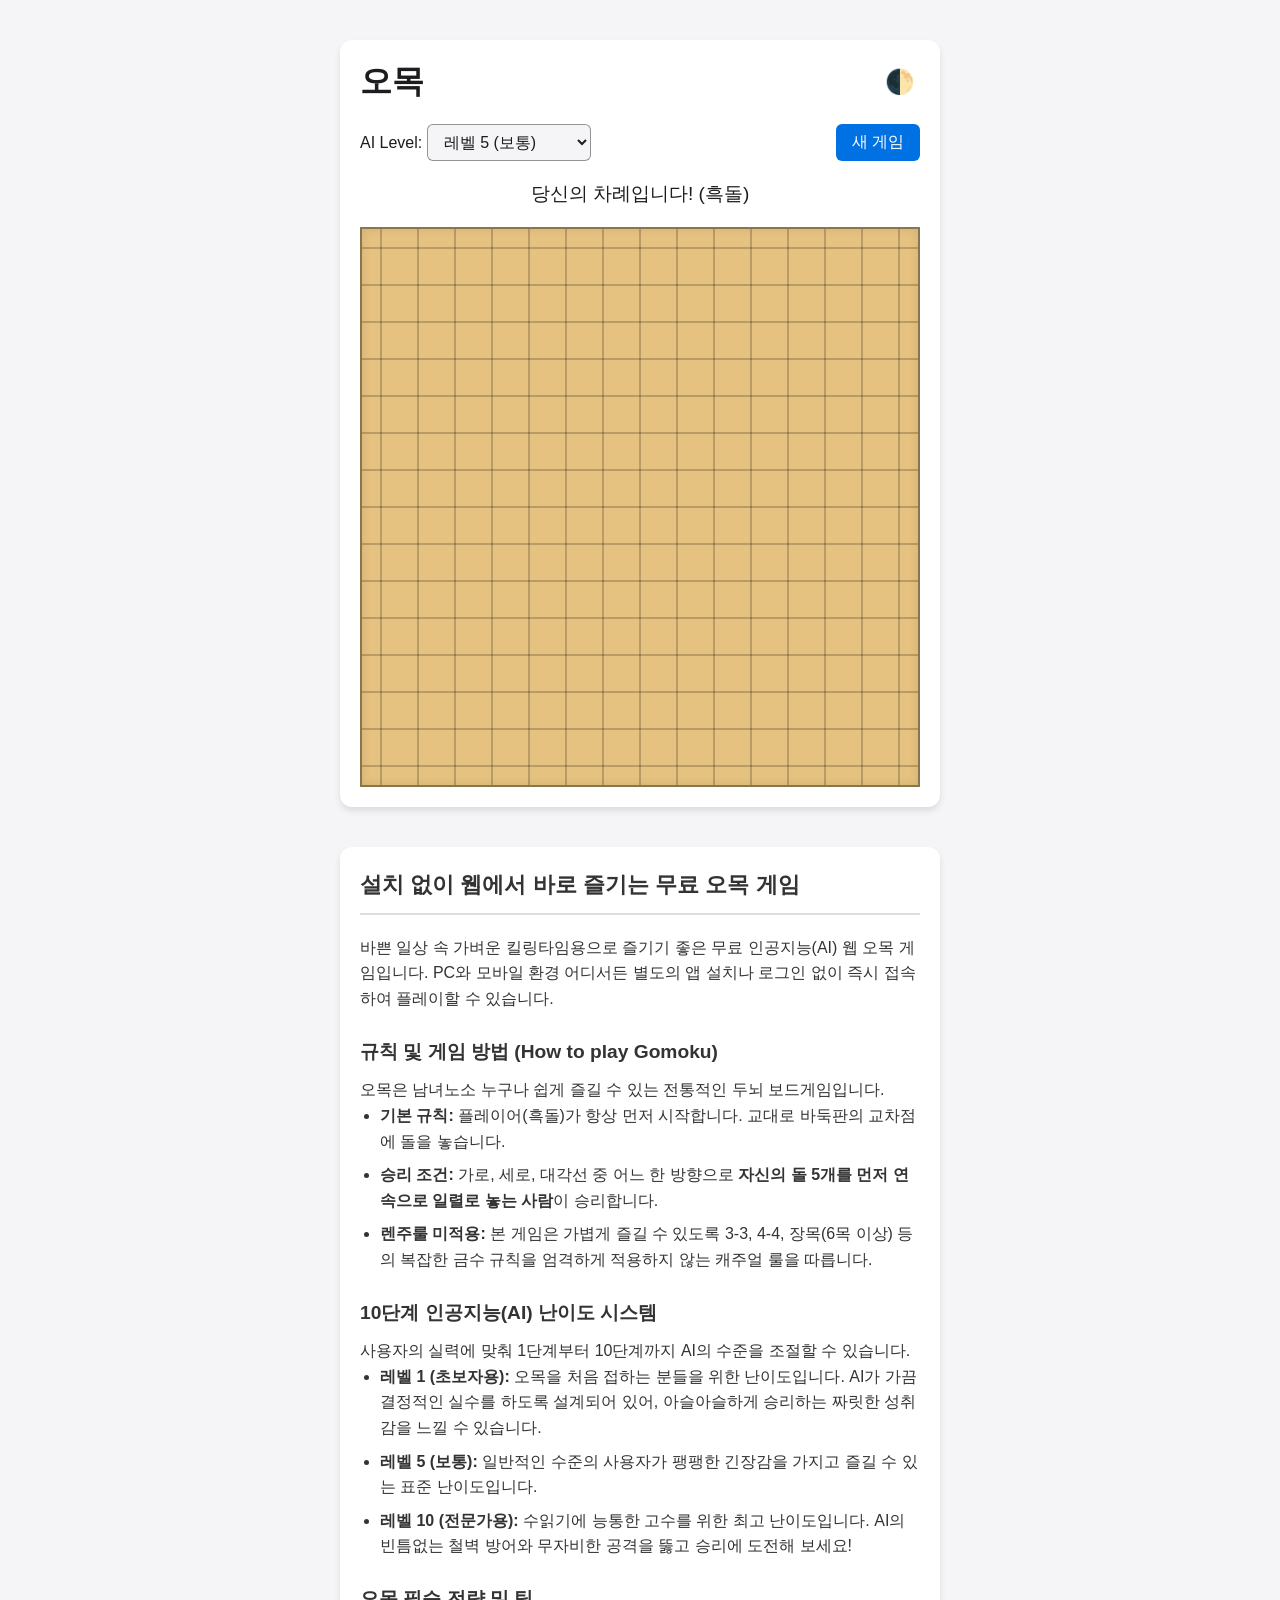
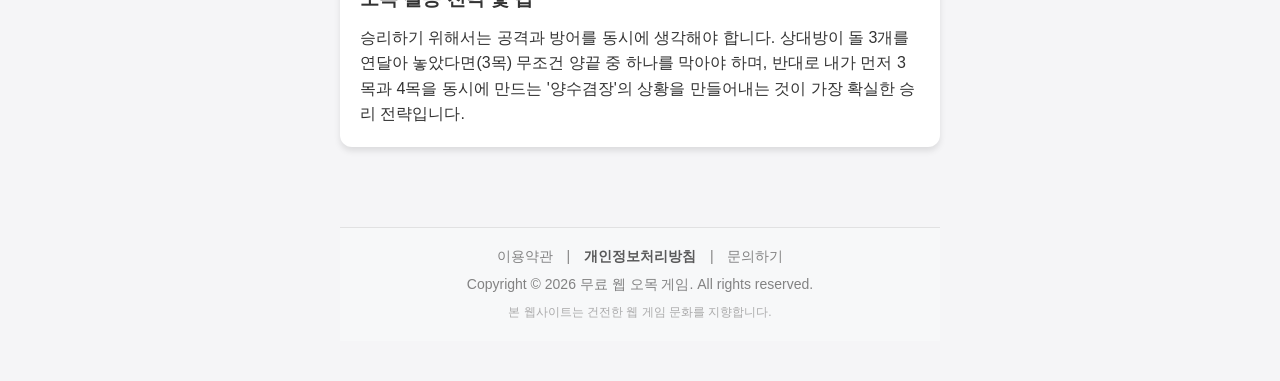
<file: gomoku/index.html>
<!DOCTYPE html>
<html lang="ko">

<head>
    <meta charset="UTF-8">
    <meta name="viewport" content="width=device-width, initial-scale=1.0">
    <meta name="description" content="설치 없이 무료로 즐기는 인공지능 웹 오목 게임입니다. 1단계부터 10단계까지 난이도를 조절하며 킬링타임으로 두뇌 게임을 즐겨보세요.">
    <meta name="keywords" content="오목, 무료 오목, 웹 게임, 인공지능 오목, AI 오목, 킬링타임 게임, 두뇌 게임, 오목 규칙">
    <title>무료 인공지능 오목 게임 - 10단계 AI 난이도</title>
    <link rel="stylesheet" href="style.css">
</head>

<body>
    <div class="container">
        <header>
            <h1>오목</h1>
            <div class="theme-toggle">
                <button id="themeBtn">🌓</button>
            </div>
        </header>

        <div class="controls">
            <div class="difficulty-selector">
                <label for="difficulty">AI Level: </label>
                <select id="difficulty">
                    <option value="1">레벨 1 (초보)</option>
                    <option value="2">레벨 2</option>
                    <option value="3">레벨 3</option>
                    <option value="4">레벨 4</option>
                    <option value="5" selected>레벨 5 (보통)</option>
                    <option value="6">레벨 6</option>
                    <option value="7">레벨 7</option>
                    <option value="8">레벨 8</option>
                    <option value="9">레벨 9</option>
                    <option value="10">레벨 10 (전문가)</option>
                </select>
            </div>
            <button id="newGameBtn">새 게임</button>
        </div>

        <div class="status-container">
            <p id="statusMsg">당신의 차례입니다! (흑돌)</p>
        </div>

        <div class="board-container">
            <div id="board" class="board"></div>
        </div>
    </div>

    <section class="seo-content" style="max-width: 600px; margin: 40px auto; padding: 20px; color: #333; line-height: 1.6;">
        <article>
            <h2 style="border-bottom: 2px solid #ddd; padding-bottom: 10px;">설치 없이 웹에서 바로 즐기는 무료 오목 게임</h2>
            <p>바쁜 일상 속 가벼운 킬링타임용으로 즐기기 좋은 무료 인공지능(AI) 웹 오목 게임입니다. PC와 모바일 환경 어디서든 별도의 앱 설치나 로그인 없이 즉시 접속하여 플레이할 수 있습니다.</p>

            <h3>규칙 및 게임 방법 (How to play Gomoku)</h3>
            <p>오목은 남녀노소 누구나 쉽게 즐길 수 있는 전통적인 두뇌 보드게임입니다.</p>
            <ul>
                <li><strong>기본 규칙:</strong> 플레이어(흑돌)가 항상 먼저 시작합니다. 교대로 바둑판의 교차점에 돌을 놓습니다.</li>
                <li><strong>승리 조건:</strong> 가로, 세로, 대각선 중 어느 한 방향으로 <strong>자신의 돌 5개를 먼저 연속으로 일렬로 놓는 사람</strong>이 승리합니다.</li>
                <li><strong>렌주룰 미적용:</strong> 본 게임은 가볍게 즐길 수 있도록 3-3, 4-4, 장목(6목 이상) 등의 복잡한 금수 규칙을 엄격하게 적용하지 않는 캐주얼 룰을 따릅니다.</li>
            </ul>

            <h3>10단계 인공지능(AI) 난이도 시스템</h3>
            <p>사용자의 실력에 맞춰 1단계부터 10단계까지 AI의 수준을 조절할 수 있습니다.</p>
            <ul>
                <li><strong>레벨 1 (초보자용):</strong> 오목을 처음 접하는 분들을 위한 난이도입니다. AI가 가끔 결정적인 실수를 하도록 설계되어 있어, 아슬아슬하게 승리하는 짜릿한 성취감을 느낄 수 있습니다.</li>
                <li><strong>레벨 5 (보통):</strong> 일반적인 수준의 사용자가 팽팽한 긴장감을 가지고 즐길 수 있는 표준 난이도입니다.</li>
                <li><strong>레벨 10 (전문가용):</strong> 수읽기에 능통한 고수를 위한 최고 난이도입니다. AI의 빈틈없는 철벽 방어와 무자비한 공격을 뚫고 승리에 도전해 보세요!</li>
            </ul>

            <h3>오목 필승 전략 및 팁</h3>
            <p>승리하기 위해서는 공격과 방어를 동시에 생각해야 합니다. 상대방이 돌 3개를 연달아 놓았다면(3목) 무조건 양끝 중 하나를 막아야 하며, 반대로 내가 먼저 3목과 4목을 동시에 만드는 '양수겸장'의 상황을 만들어내는 것이 가장 확실한 승리 전략입니다.</p>
        </article>
    </section>

    <footer style="background-color: #f8f9fa; text-align: center; padding: 20px; font-size: 14px; color: #666; border-top: 1px solid #ddd; margin-top: 40px;">
        <div class="footer-links" style="margin-bottom: 10px;">
            <a href="#" style="color: #666; text-decoration: none; margin: 0 10px;">이용약관</a> | 
            <a href="#" style="color: #333; font-weight: bold; text-decoration: none; margin: 0 10px;">개인정보처리방침</a> | 
            <a href="#" style="color: #666; text-decoration: none; margin: 0 10px;">문의하기</a>
        </div>
        <p>Copyright © 2026 무료 웹 오목 게임. All rights reserved.</p>
        <p style="font-size: 12px; color: #999;">본 웹사이트는 건전한 웹 게임 문화를 지향합니다.</p>
    </footer>

    <script src="script.js"></script>
</body>

</html>
</file>
<file: gomoku/style.css>
:root {
    --bg-color: #f5f5f7;
    --text-color: #1d1d1f;
    --board-bg: #e6c280;
    --cell-border: rgba(0, 0, 0, 0.4);
    --hover-color: rgba(0, 0, 0, 0.1);
    --panel-bg: #ffffff;
    --btn-bg: #0071e3;
    --btn-hover: #0077ed;
    --btn-text: #ffffff;
    --shadow: 0 4px 6px rgba(0, 0, 0, 0.1);
}

[data-theme="dark"] {
    --bg-color: #1d1d1f;
    --text-color: #f5f5f7;
    --board-bg: #b89053;
    --cell-border: rgba(0, 0, 0, 0.6);
    --hover-color: rgba(255, 255, 255, 0.1);
    --panel-bg: #2d2d2f;
    --btn-bg: #2997ff;
    --shadow: 0 4px 6px rgba(0, 0, 0, 0.3);
}

* {
    box-sizing: border-box;
    margin: 0;
    padding: 0;
    transition: background-color 0.3s, color 0.3s;
}

body {
    font-family: -apple-system, BlinkMacSystemFont, "Segoe UI", Roboto, Helvetica, Arial, sans-serif;
    background-color: var(--bg-color);
    color: var(--text-color);
    display: flex;
    flex-direction: column; /* 기존 가로 정렬에서 세로(위에서 아래) 정렬로 변경 */
    justify-content: flex-start; /* 화면 중앙이 아닌 위쪽부터 차례대로 배치 */
    align-items: center;
    min-height: 100vh;
    padding: 40px 20px; /* 위아래 여백 추가 */
}

/* --- 오목 게임판 메인 영역 --- */
.container {
    width: 100%;
    max-width: 600px;
    padding: 20px;
    background: var(--panel-bg);
    border-radius: 12px;
    box-shadow: var(--shadow);
}

header {
    display: flex;
    justify-content: space-between;
    align-items: center;
    margin-bottom: 20px;
}

header h1 {
    font-size: 2rem;
    font-weight: 600;
}

#themeBtn {
    background: none;
    border: none;
    font-size: 1.5rem;
    cursor: pointer;
    padding: 5px;
}

.controls {
    display: flex;
    justify-content: space-between;
    align-items: center;
    margin-bottom: 20px;
    flex-wrap: wrap;
    gap: 10px;
}

select {
    padding: 8px 12px;
    border-radius: 6px;
    border: 1px solid var(--cell-border);
    background: var(--bg-color);
    color: var(--text-color);
    font-size: 1rem;
    cursor: pointer;
}

button {
    padding: 8px 16px;
    background-color: var(--btn-bg);
    color: var(--btn-text);
    border: none;
    border-radius: 6px;
    font-size: 1rem;
    font-weight: 500;
    cursor: pointer;
}

button:hover {
    background-color: var(--btn-hover);
}

.status-container {
    text-align: center;
    margin-bottom: 20px;
    font-size: 1.2rem;
    font-weight: 500;
}

.board-container {
    width: 100%;
    aspect-ratio: 1/1;
    display: flex;
    justify-content: center;
    align-items: center;
}

.board {
    display: grid;
    grid-template-columns: repeat(15, 1fr);
    grid-template-rows: repeat(15, 1fr);
    width: 100%;
    height: 100%;
    background-color: var(--board-bg);
    border: 2px solid var(--cell-border);
    box-shadow: inset 0 0 10px rgba(0,0,0,0.1);
}

.cell {
    position: relative;
    cursor: pointer;
}

.cell::before {
    content: "";
    position: absolute;
    top: 50%;
    left: 0;
    right: 0;
    height: 1px;
    background-color: var(--cell-border);
    transform: translateY(-50%);
    z-index: 1;
}

.cell::after {
    content: "";
    position: absolute;
    top: 0;
    bottom: 0;
    left: 50%;
    width: 1px;
    background-color: var(--cell-border);
    transform: translateX(-50%);
    z-index: 1;
}

.cell:hover {
    background-color: var(--hover-color);
}

.stone {
    position: absolute;
    top: 10%;
    left: 10%;
    width: 80%;
    height: 80%;
    border-radius: 50%;
    z-index: 2;
    box-shadow: 2px 2px 4px rgba(0,0,0,0.4);
    transform: scale(0);
    animation: placeStone 0.2s forwards ease-out;
}

.stone.black {
    background: radial-gradient(circle at 30% 30%, #4a4a4a, #000000);
}

.stone.white {
    background: radial-gradient(circle at 30% 30%, #ffffff, #d4d4d4);
}

.stone.last-move::after {
    content: "";
    position: absolute;
    top: 50%;
    left: 50%;
    width: 20%;
    height: 20%;
    background-color: red;
    border-radius: 50%;
    transform: translate(-50%, -50%);
}

@keyframes placeStone {
    from {
        transform: scale(0);
    }
    to {
        transform: scale(1);
    }
}

/* --- SEO 설명글 및 푸터 영역 (새로 추가 및 병합된 부분) --- */
.seo-content {
    width: 100%;
    max-width: 600px;
    margin-top: 40px;
    background: var(--panel-bg); /* 다크모드 호환 */
    padding: 30px;
    border-radius: 12px;
    box-shadow: var(--shadow);
    line-height: 1.6;
    box-sizing: border-box;
}

.seo-content h2 {
    font-size: 1.4rem;
    border-bottom: 2px solid var(--cell-border);
    padding-bottom: 10px;
    margin-bottom: 20px;
}

.seo-content h3 {
    font-size: 1.2rem;
    margin-top: 25px;
    margin-bottom: 10px;
}

.seo-content ul {
    padding-left: 20px;
    margin-bottom: 20px;
}

.seo-content li {
    margin-bottom: 8px;
}

footer {
    width: 100%;
    max-width: 600px;
    margin-top: 40px;
    text-align: center;
    padding: 20px 0;
    font-size: 0.9rem;
    color: var(--text-color);
    opacity: 0.8;
}

footer .footer-links a {
    color: var(--text-color);
    text-decoration: none;
    margin: 0 10px;
}

footer .footer-links a:hover {
    text-decoration: underline;
}

footer p {
    margin-top: 10px;
}
</file>
